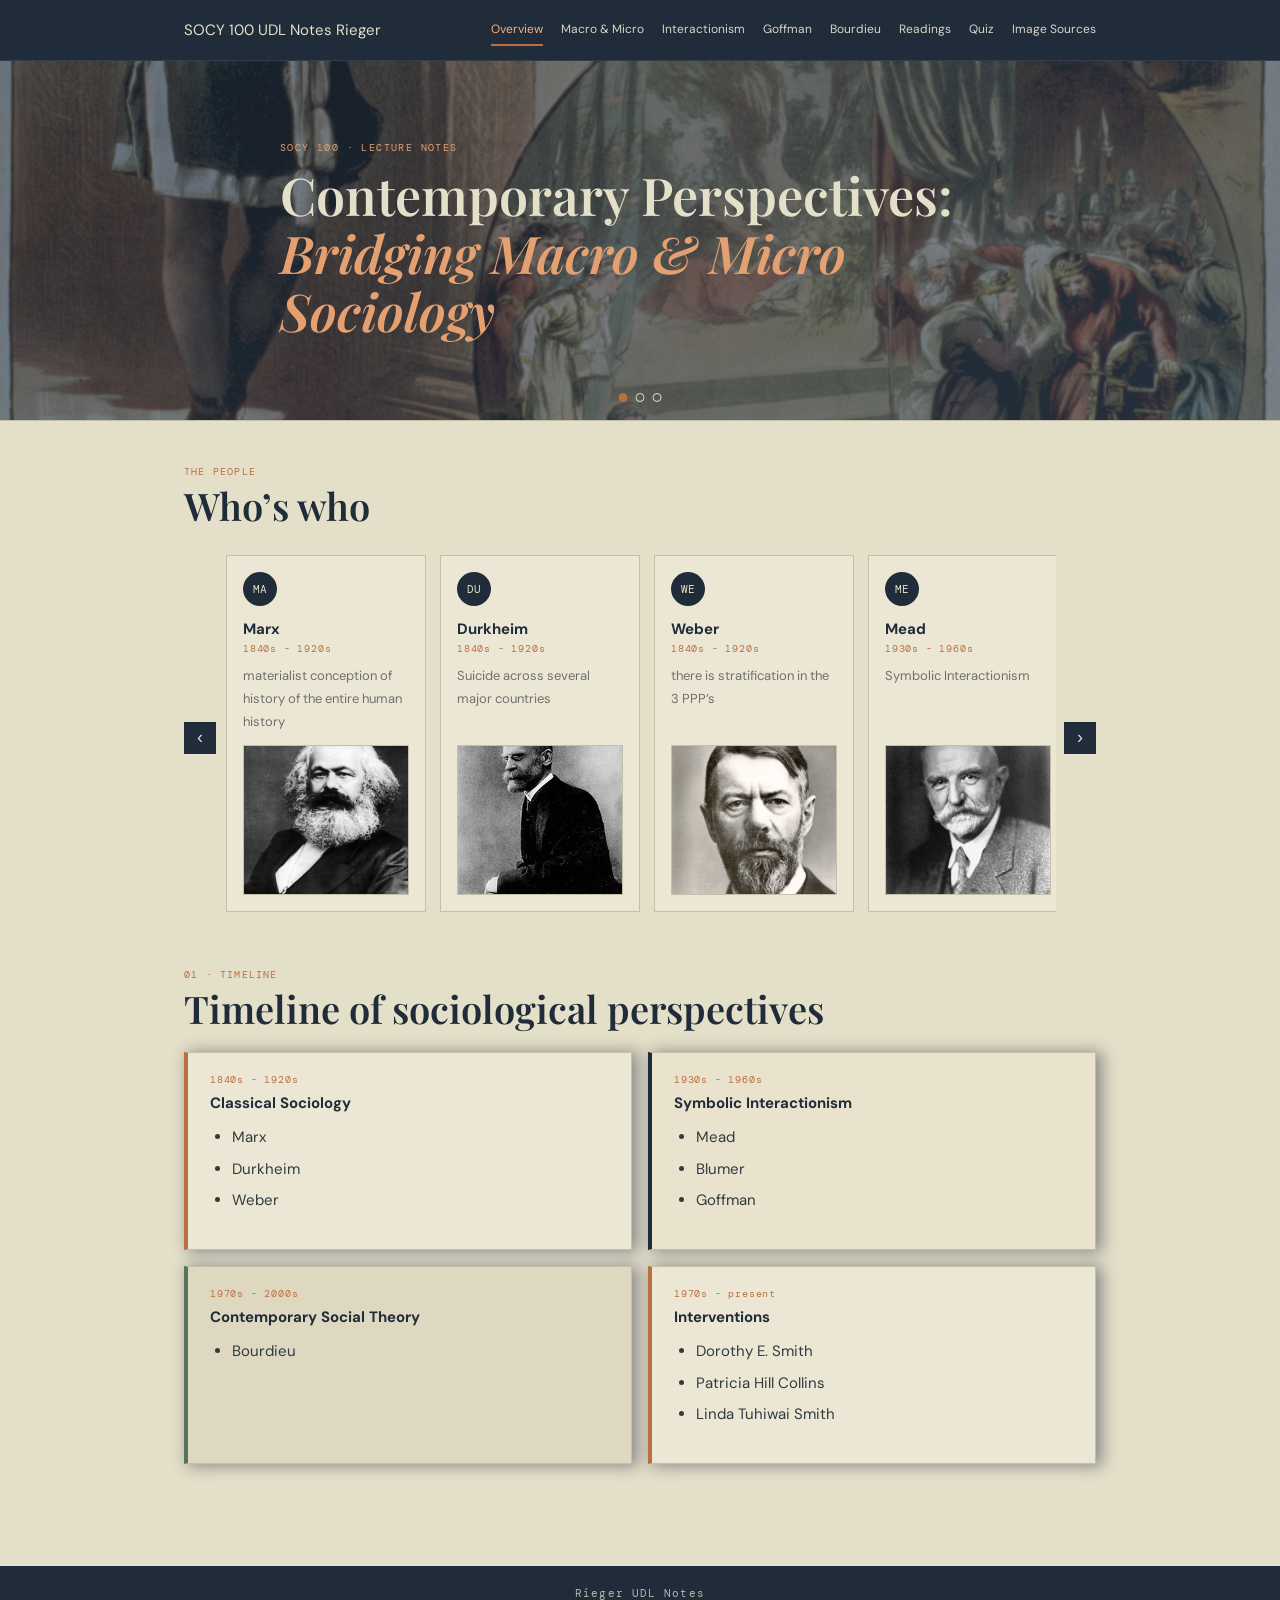
<file: index.html>
<!doctype html>
<html lang="en">
<head>
  <meta charset="utf-8">
  <meta name="viewport" content="width=device-width, initial-scale=1">
  <title>SOCY100 — Contemporary Perspectives</title>
  <link rel="stylesheet" href="style.css">
  <link href="https://fonts.googleapis.com/css2?family=DM+Mono:wght@400;500&family=DM+Sans:wght@400;500;600&family=Playfair+Display:ital,wght@0,600;1,600&display=swap" rel="stylesheet">
</head>
<body>
  <nav>
    <div class="container">
                <a href="index.html">SOCY 100 UDL Notes Rieger</a>
      <div class="nav-links">
        <a href="index.html" class="active">Overview</a>
        <a href="macro.html">Macro &amp; Micro</a>
        <a href="symbolic.html">Interactionism</a>
        <a href="goffman.html">Goffman</a>
        <a href="bourdieu.html">Bourdieu</a>
        <a href="readings.html">Readings</a>
        <a href="quiz.html">Quiz</a>
                <a href="sources.html">Image Sources</a>

      </div>
    </div>
  </nav>

  <header class="hero">
    <div class="slide on" style="--g:0">
      <img src="img/hamnet.jpg" alt="Theatre stage" onerror="this.style.display='none'">
    </div>
    <div class="slide" style="--g:1">
      <img src="img/money.jpg" alt="Forms of capital" onerror="this.style.display='none'">
    </div>
    <div class="slide" style="--g:2">
      <img src="img/masks.jpg" alt="Dramaturgy masks" onerror="this.style.display='none'">
    </div>
    <div class="ov">
      <div class="container">
        <div class="kick">SOCY 100 · LECTURE NOTES</div>
        <h1>Contemporary Perspectives: <em>Bridging Macro &amp; Micro Sociology</em></h1>
      </div>
    </div>
    <div class="dots" id="dots"></div>
  </header>

  <main class="container">
    <section id="people">
      <div class="sec-n">THE PEOPLE</div>
      <h2>Who’s who</h2>
      <div class="strip-wrap">
        <button class="arr l" aria-label="Previous">‹</button>
        <div class="strip" id="strip">
          <div class="person">
            <div class="av">MA</div><b>Marx</b>
            <div class="yr">1840s - 1920s</div>
            <p>materialist conception of history of the entire human history</p>
            <img src="img/marx.webp" alt="Karl Marx" onerror="this.style.display='none'">
          </div>
          <div class="person">
            <div class="av">DU</div><b>Durkheim</b>
            <div class="yr">1840s - 1920s</div>
            <p>Suicide across several major countries</p>
            <img src="img/durkheim.webp" alt="Emile Durkheim" onerror="this.style.display='none'">
          </div>
          <div class="person">
            <div class="av">WE</div><b>Weber</b>
            <div class="yr">1840s - 1920s</div>
            <p>there is stratification in the 3 PPP’s</p>
            <img src="img/weber.webp" alt="Max Weber" onerror="this.style.display='none'">
          </div>
          <div class="person">
            <div class="av">ME</div><b>Mead</b>
            <div class="yr">1930s - 1960s</div>
            <p>Symbolic Interactionism</p>
            <img src="img/mead.webp" alt="George Herbert Mead" onerror="this.style.display='none'">
          </div>
          <div class="person">
            <div class="av">BL</div><b>Blumer</b>
            <div class="yr">1930s - 1960s</div>
            <p>Coined the term symbolic interactionism</p>
            <img src="img/blumer.webp" alt="Herbert Blumer" onerror="this.style.display='none'">
          </div>
          <div class="person">
            <div class="av">GO</div><b>Goffman</b>
            <div class="yr">1930s - 1960s</div>
            <p>The dramaturgical approach</p>
            <img src="img/goffman.webp" alt="Erving Goffman" onerror="this.style.display='none'">
          </div>
          <div class="person">
            <div class="av">CO</div><b>Cooley</b>
            <div class="yr">Looking-glass self</div>
            <p>imagine how others perceive us</p>
            <img src="img/cooley.webp" alt="Charles Horton Cooley" onerror="this.style.display='none'">
          </div>
          <div class="person">
            <div class="av">BO</div><b>Bourdieu</b>
            <div class="yr">1970s - 2000s</div>
            <p>Habitus, field and 4 types of capital</p>
            <img src="img/bourdieu.webp" alt="Pierre Bourdieu" onerror="this.style.display='none'">
          </div>
          <div class="person">
            <div class="av">DS</div><b>Dorothy E. Smith</b>
            <div class="yr">1970s - present</div>
            <p>Interventions</p>
            <img src="img/e smith.gif" alt="Dorothy E. Smith" onerror="this.style.display='none'">
          </div>
          <div class="person">
            <div class="av">PC</div><b>Patricia Hill Collins</b>
            <div class="yr">1970s - present</div>
            <p>Interventions</p>
            <img src="img/collins.webp" alt="Patricia Hill Collins" onerror="this.style.display='none'">
          </div>
        </div>
        <button class="arr r" aria-label="Next">›</button>
      </div>
    </section>

    <section>
      <div class="sec-n">01 · TIMELINE</div>
      <h2>Timeline of sociological perspectives</h2>
      <div class="tl">
        <div class="card ac">
          <div class="yr">1840s - 1920s</div><b>Classical Sociology</b>
          <ul>
            <li>Marx</li>
            <li>Durkheim</li>
            <li>Weber</li>
          </ul>
        </div>
        <div class="card bc">
          <div class="yr">1930s - 1960s</div><b>Symbolic Interactionism</b>
          <ul>
            <li>Mead</li>
            <li>Blumer</li>
            <li>Goffman</li>
          </ul>
        </div>
        <div class="card cc">
          <div class="yr">1970s - 2000s</div><b>Contemporary Social Theory</b>
          <ul>
            <li>Bourdieu</li>
          </ul>
        </div>
        <div class="card ac">
          <div class="yr">1970s - present</div><b>Interventions</b>
          <ul>
            <li>Dorothy E. Smith</li>
            <li>Patricia Hill Collins</li>
            <li>Linda Tuhiwai Smith</li>
          </ul>
        </div>
      </div>
    </section>

    
  </main>

  <footer>Rieger UDL Notes</footer>
  <script src="script.js"></script>
</body>
</html>
</file>
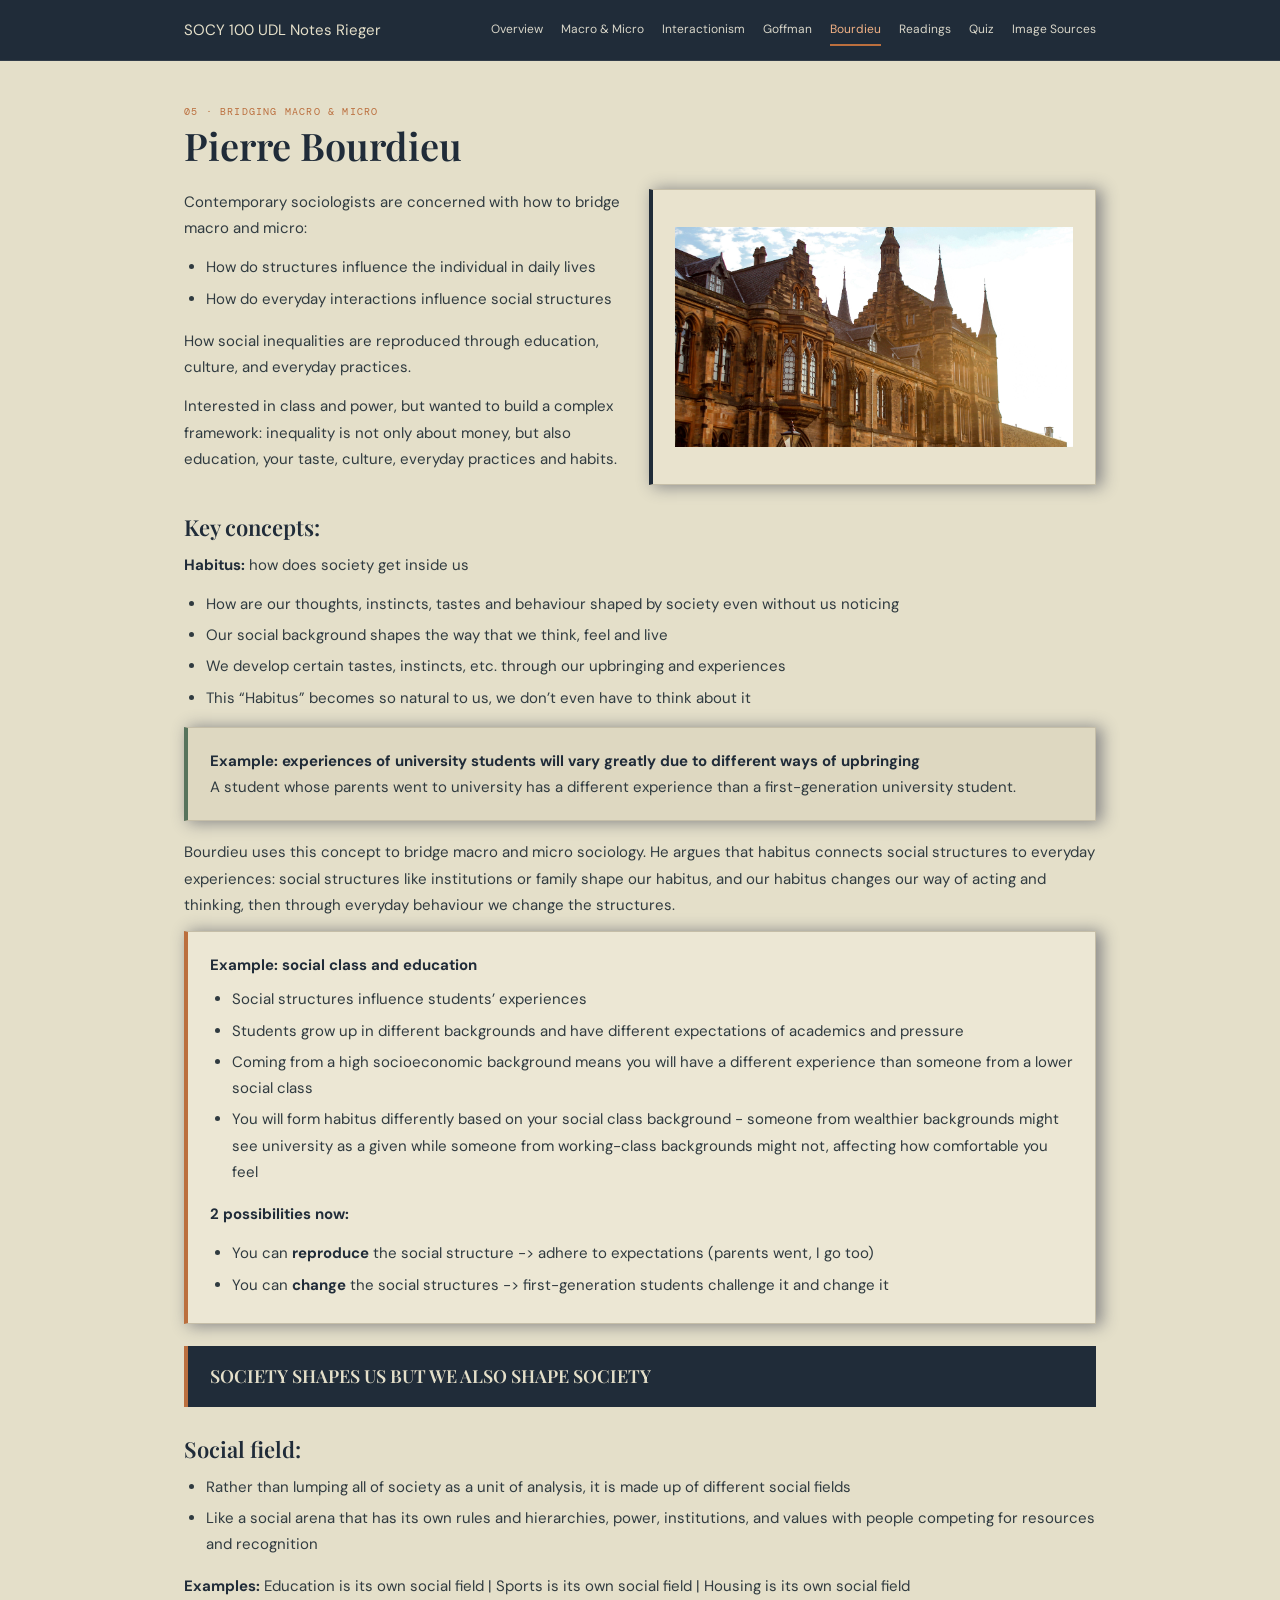
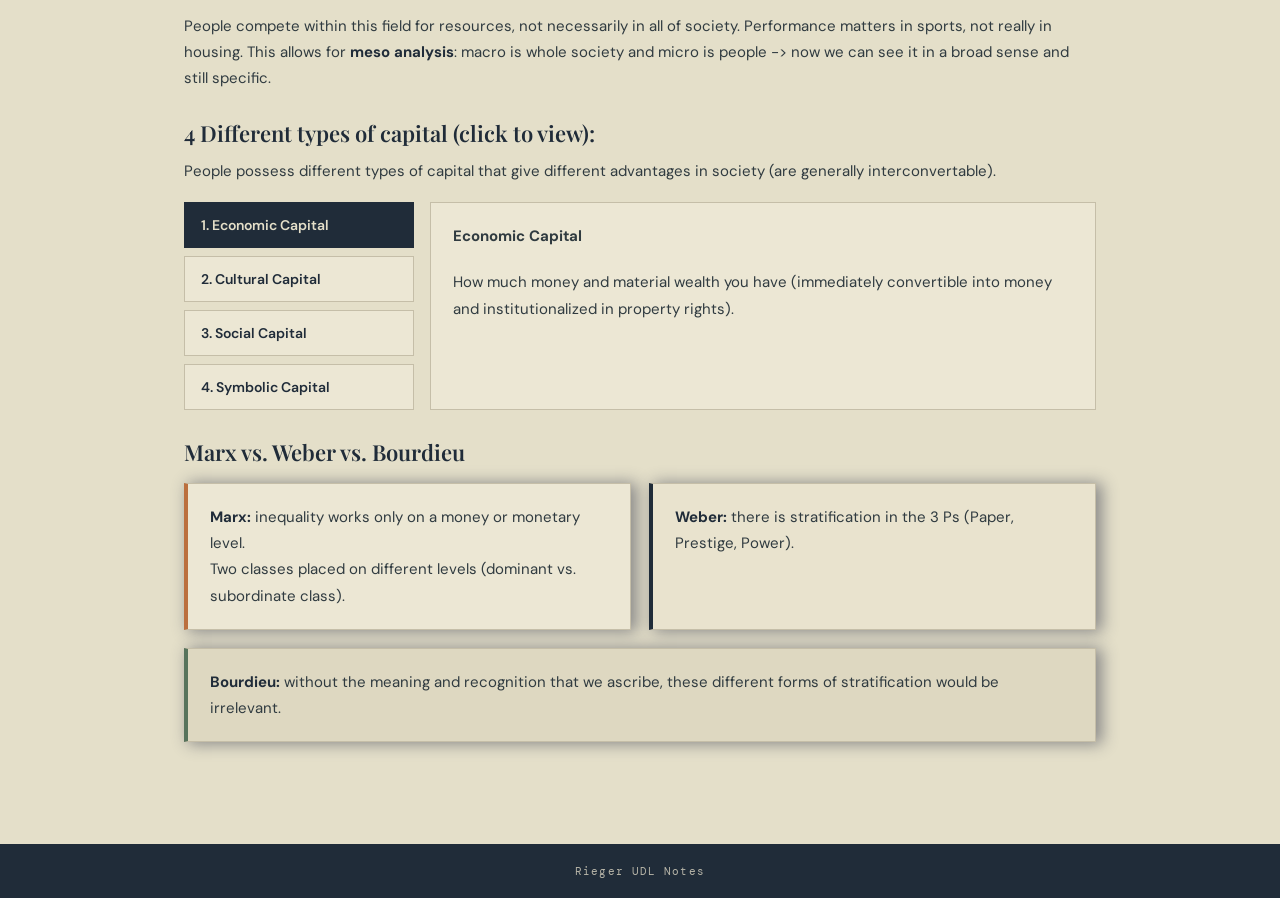
<file: bourdieu.html>
<!doctype html>
<html lang="en">
<head>
  <meta charset="utf-8">
  <meta name="viewport" content="width=device-width, initial-scale=1">
  <title>Pierre Bourdieu — SOCY100</title>
  <link rel="stylesheet" href="style.css">
  <link href="https://fonts.googleapis.com/css2?family=DM+Mono:wght@400;500&family=DM+Sans:wght@400;500;600&family=Playfair+Display:ital,wght@0,600;1,600&display=swap" rel="stylesheet">
</head>
<body>
  <nav>
    <div class="container">
                <a href="index.html">SOCY 100 UDL Notes Rieger</a>
      <div class="nav-links">
        <a href="index.html">Overview</a>
        <a href="macro.html">Macro &amp; Micro</a>
        <a href="symbolic.html">Interactionism</a>
        <a href="goffman.html">Goffman</a>
        <a href="bourdieu.html" class="active">Bourdieu</a>
        <a href="readings.html">Readings</a>
        <a href="quiz.html">Quiz</a>
                <a href="sources.html">Image Sources</a>

      </div>
    </div>
  </nav>

  <main class="container">
    <section>
      <div class="sec-n">05 · BRIDGING MACRO &amp; MICRO</div>
      <h1 class="page-title">Pierre Bourdieu</h1>

      <div class="row">
        <div>
          <p>Contemporary sociologists are concerned with how to bridge macro and micro:</p>
          <ul>
            <li>How do structures influence the individual in daily lives</li>
            <li>How do everyday interactions influence social structures</li>
          </ul>
          <p>How social inequalities are reproduced through education, culture, and everyday practices.</p>
          <p>Interested in class and power, but wanted to build a complex framework: inequality is not only about money, but also education, your taste, culture, everyday practices and habits.</p>
        </div>
        <div class="card bc" style="display:flex;align-items:center;justify-content:center">
          <img src="img/univ.jpg" alt="University campus" style="width:100%;max-height:220px;object-fit:cover" onerror="this.outerHTML='<p><b>Bridging Macro &amp; Micro</b><br>Class, education, and everyday practices</p>'">
        </div>
      </div>

      <h3>Key concepts:</h3>
      <p><b>Habitus:</b> how does society get inside us</p>
      <ul>
        <li>How are our thoughts, instincts, tastes and behaviour shaped by society even without us noticing</li>
        <li>Our social background shapes the way that we think, feel and live</li>
        <li>We develop certain tastes, instincts, etc. through our upbringing and experiences</li>
        <li>This “Habitus” becomes so natural to us, we don’t even have to think about it</li>
      </ul>

      <div class="card cc">
        <b>Example: experiences of university students will vary greatly due to different ways of upbringing</b><br>
        A student whose parents went to university has a different experience than a first-generation university student.
      </div>

      <p style="margin-top:18px">Bourdieu uses this concept to bridge macro and micro sociology. He argues that habitus connects social structures to everyday experiences: social structures like institutions or family shape our habitus, and our habitus changes our way of acting and thinking, then through everyday behaviour we change the structures.</p>

      <div class="card ac">
        <b>Example: social class and education</b>
        <ul>
          <li>Social structures influence students’ experiences</li>
          <li>Students grow up in different backgrounds and have different expectations of academics and pressure</li>
          <li>Coming from a high socioeconomic background means you will have a different experience than someone from a lower social class</li>
          <li>You will form habitus differently based on your social class background - someone from wealthier backgrounds might see university as a given while someone from working-class backgrounds might not, affecting how comfortable you feel</li>
        </ul>
        <p><b>2 possibilities now:</b></p>
        <ul style="margin-bottom:0">
          <li>You can <b>reproduce</b> the social structure -> adhere to expectations (parents went, I go too)</li>
          <li>You can <b>change</b> the social structures -> first-generation students challenge it and change it</li>
        </ul>
      </div>

      <div class="quote">SOCIETY SHAPES US BUT WE ALSO SHAPE SOCIETY</div>

      <h3>Social field:</h3>
      <ul>
        <li>Rather than lumping all of society as a unit of analysis, it is made up of different social fields</li>
        <li>Like a social arena that has its own rules and hierarchies, power, institutions, and values with people competing for resources and recognition</li>
      </ul>
      <p><b>Examples:</b> Education is its own social field | Sports is its own social field | Housing is its own social field</p>
      <p>People compete within this field for resources, not necessarily in all of society. Performance matters in sports, not really in housing. This allows for <b>meso analysis</b>: macro is whole society and micro is people -> now we can see it in a broad sense and still specific.</p>

      <h3>4 Different types of capital (click to view):</h3>
      <p>People possess different types of capital that give different advantages in society (are generally interconvertable).</p>

      <div class="capital-layout">
        <div class="tabs" id="tabs">
          <button class="on">1. Economic Capital</button>
          <button>2. Cultural Capital</button>
          <button>3. Social Capital</button>
          <button>4. Symbolic Capital</button>
        </div>
        <div class="card">
          <div class="pane on">
            <h4 style="margin-top:0">Economic Capital</h4>
            <p>How much money and material wealth you have (immediately convertible into money and institutionalized in property rights).</p>
          </div>
          <div class="pane">
            <h4 style="margin-top:0">Cultural Capital: Things you have and know</h4>
            <ul>
              <li><b>Embodied:</b> qualities of your mind and body (skills, looks, accent, postures, tastes, ...)</li>
              <li><b>Objectified:</b> material objects (vintage clothes, art, books - just not money)</li>
              <li><b>Institutionalized:</b> qualifications, credentials, social measures of capital (law degree, …)</li>
            </ul>
            <p style="margin-bottom:0"><b>Example:</b> house -> economic capital transformed into cultural capital.</p>
          </div>
          <div class="pane">
            <h4 style="margin-top:0">Social Capital: The people you know</h4>
            <ul>
              <li>Social networks and group memberships</li>
              <li><b>Volume of Social Capital:</b> size of network one can mobilize & capital possessed by each one
                <li>
                    Requires unceasing, long-term effort of sociability (investing time, gifting presents)
                </li>
            </ul>
          </div>
          <div class="pane">
            <h4 style="margin-top:0">Symbolic Capital (separate from the other three)</h4>
            <ul>
              <li>Recognition and legitimacy of other capital</li>
              <li>Without symbolic capital, other capital would be insignificant</li>
              <li><b>Example:</b> you study in another country, get a degree, come to a Western country and it is not recognized -> the cultural capital loses its value without symbolic capital</li>
            </ul>
          </div>
        </div>
      </div>

      <h3>Marx vs. Weber vs. Bourdieu</h3>
      <div class="row">
        <div class="card ac"><b>Marx:</b> inequality works only on a money or monetary level.<br>Two classes placed on different levels (dominant vs. subordinate class).</div>
        <div class="card bc"><b>Weber:</b> there is stratification in the 3 Ps (Paper, Prestige, Power).</div>
        <div class="card cc" style="grid-column: 1 / -1"><b>Bourdieu:</b> without the meaning and recognition that we ascribe, these different forms of stratification would be irrelevant.</div>
      </div>
    </section>

    
  </main>

  <footer>Rieger UDL Notes</footer>
  <script src="script.js"></script>
</body>
</html>
</file>
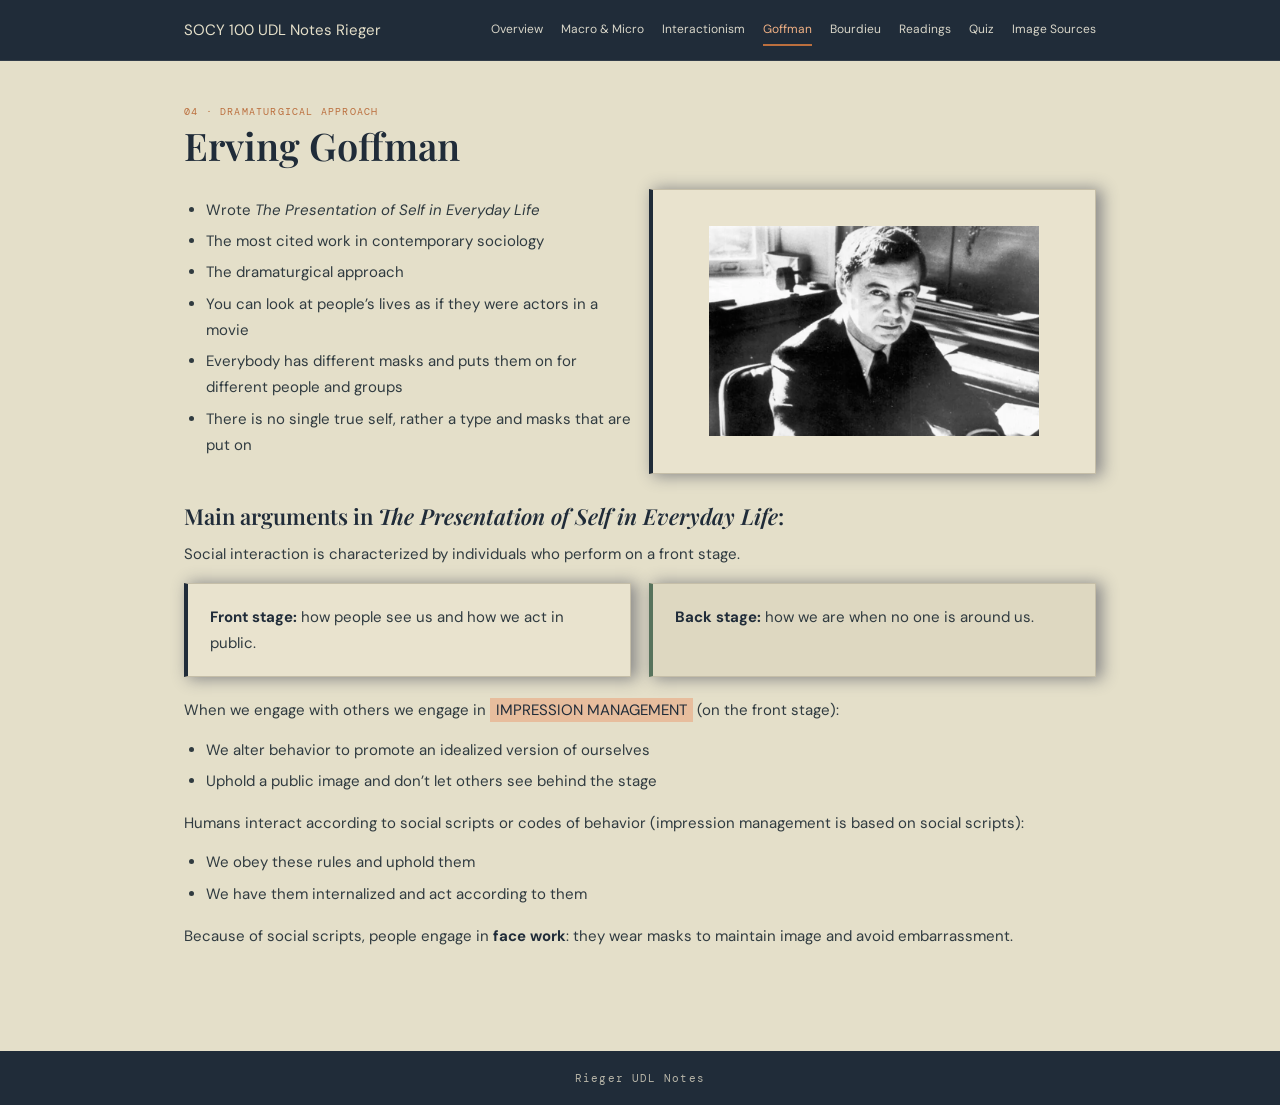
<file: goffman.html>
<!doctype html>
<html lang="en">
<head>
  <meta charset="utf-8">
  <meta name="viewport" content="width=device-width, initial-scale=1">
  <title>Erving Goffman — SOCY100</title>
  <link rel="stylesheet" href="style.css">
  <link href="https://fonts.googleapis.com/css2?family=DM+Mono:wght@400;500&family=DM+Sans:wght@400;500;600&family=Playfair+Display:ital,wght@0,600;1,600&display=swap" rel="stylesheet">
</head>
<body>
  <nav>
    <div class="container">
                <a href="index.html">SOCY 100 UDL Notes Rieger</a>
        <div class="nav-links">
        <a href="index.html">Overview</a>
        <a href="macro.html">Macro &amp; Micro</a>
        <a href="symbolic.html">Interactionism</a>
        <a href="goffman.html" class="active">Goffman</a>
        <a href="bourdieu.html">Bourdieu</a>
        <a href="readings.html">Readings</a>
        <a href="quiz.html">Quiz</a>
                <a href="sources.html">Image Sources</a>

      </div>
    </div>
  </nav>

  <main class="container">
    <section>
      <div class="sec-n">04 · DRAMATURGICAL APPROACH</div>
      <h1 class="page-title">Erving Goffman</h1>

      <div class="row">
        <div>
          <ul>
            <li>Wrote <i>The Presentation of Self in Everyday Life</i></li>
            <li>The most cited work in contemporary sociology</li>
            <li>The dramaturgical approach</li>
            <li>You can look at people’s lives as if they were actors in a movie</li>
            <li>Everybody has different masks and puts them on for different people and groups</li>
            <li>There is no single true self, rather a type and masks that are put on</li>
          </ul>
        </div>
        <div class="card bc" style="display:flex;align-items:center;justify-content:center">
          <img src="img/goffman.webp" alt="Erving Goffman" style="max-height:210px;width:auto" onerror="this.outerHTML='<p><b>Erving Goffman</b><br>Social life as theatre</p>'">
        </div>
      </div>

      <h3>Main arguments in <i>The Presentation of Self in Everyday Life</i>:</h3>
      <p>Social interaction is characterized by individuals who perform on a front stage.</p>

      <div class="row">
        <div class="card bc"><b>Front stage:</b> how people see us and how we act in public.</div>
        <div class="card cc"><b>Back stage:</b> how we are when no one is around us.</div>
      </div>

      <p style="margin-top:20px">When we engage with others we engage in <mark>IMPRESSION MANAGEMENT</mark> (on the front stage):</p>
      <ul>
        <li>We alter behavior to promote an idealized version of ourselves</li>
        <li>Uphold a public image and don’t let others see behind the stage</li>
      </ul>

      <p>Humans interact according to social scripts or codes of behavior (impression management is based on social scripts):</p>
      <ul>
        <li>We obey these rules and uphold them</li>
        <li>We have them internalized and act according to them</li>
      </ul>

      <p>Because of social scripts, people engage in <b>face work</b>: they wear masks to maintain image and avoid embarrassment.</p>
    </section>

    
  </main>

  <footer>Rieger UDL Notes</footer>
  <script src="script.js"></script>
</body>
</html>
</file>
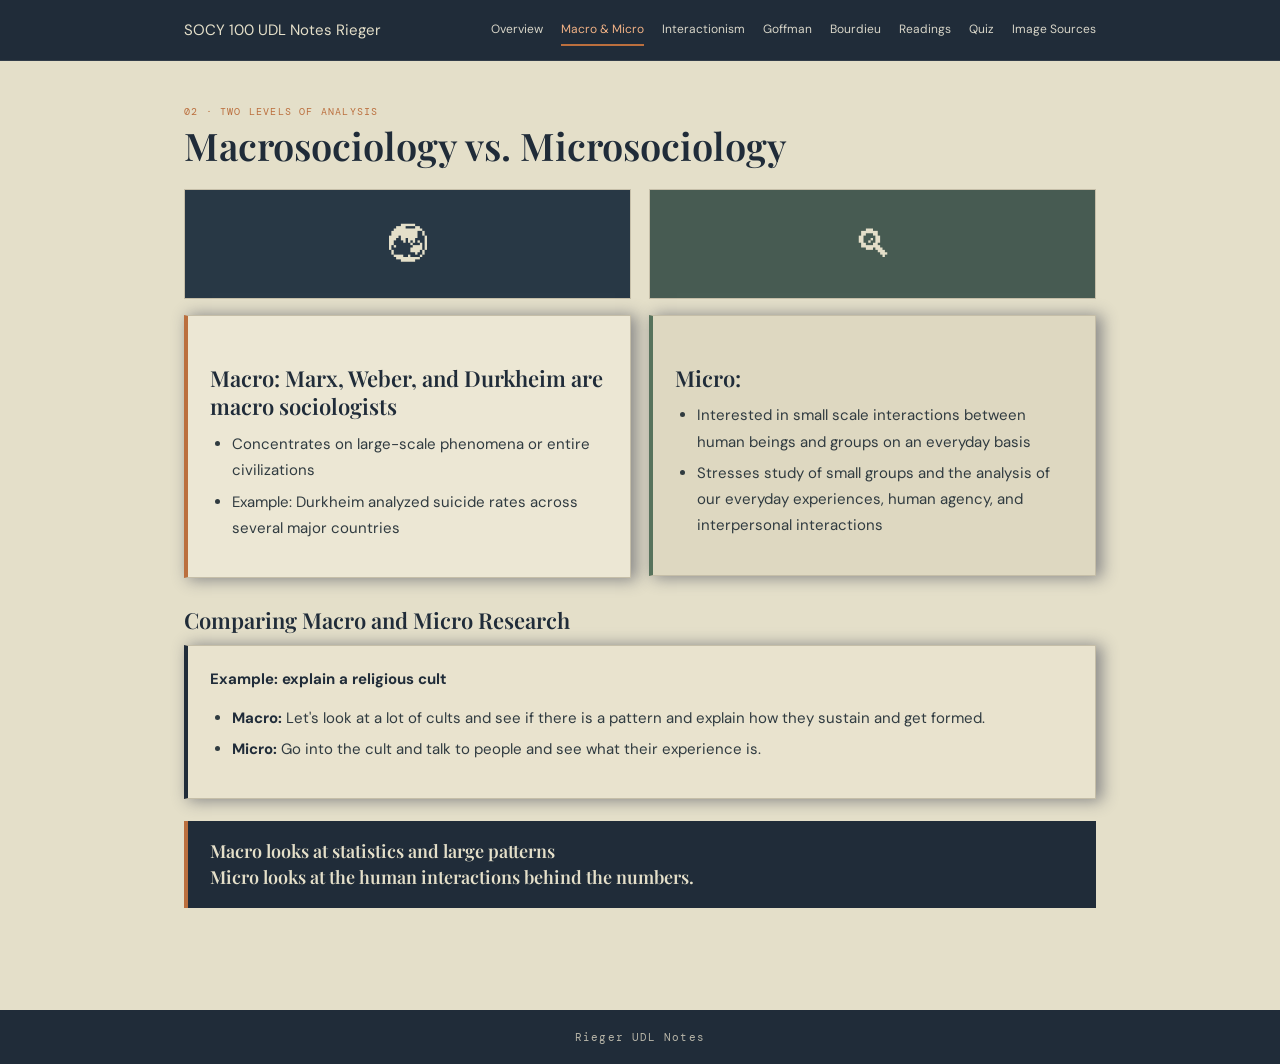
<file: macro.html>
<!doctype html>
<html lang="en">
<head>
  <meta charset="utf-8">
  <meta name="viewport" content="width=device-width, initial-scale=1">
  <title>Macro &amp; Micro — SOCY100</title>
  <link rel="stylesheet" href="style.css">
  <link href="https://fonts.googleapis.com/css2?family=DM+Mono:wght@400;500&family=DM+Sans:wght@400;500;600&family=Playfair+Display:ital,wght@0,600;1,600&display=swap" rel="stylesheet">
</head>
<body>
  <nav>
    <div class="container">
                <a href="index.html">SOCY 100 UDL Notes Rieger</a>
      <div class="nav-links">
        <a href="index.html">Overview</a>
        <a href="macro.html" class="active">Macro &amp; Micro</a>
        <a href="symbolic.html">Interactionism</a>
        <a href="goffman.html">Goffman</a>
        <a href="bourdieu.html">Bourdieu</a>
        <a href="readings.html">Readings</a>
        <a href="quiz.html">Quiz</a>
                <a href="sources.html">Image Sources</a>

      </div>
    </div>
  </nav>

  <main class="container">
    <section>
      <div class="sec-n">02 · TWO LEVELS OF ANALYSIS</div>
      <h1 class="page-title">Macrosociology vs. Microsociology</h1>

      <div class="row">
        <div>
          <div class="ph">🌏︎</div>
          <div class="card ac" style="margin-top:16px">
            <h3>Macro: Marx, Weber, and Durkheim are macro sociologists</h3>
            <ul>
              <li>Concentrates on large-scale phenomena or entire civilizations</li>
              <li>Example: Durkheim analyzed suicide rates across several major countries </li>
            </ul>
          </div>
        </div>
        <div>
          <div class="ph g">🔍︎</div>
          <div class="card cc" style="margin-top:16px">
            <h3>Micro:</h3>
            <ul>
              <li>Interested in small scale interactions between human beings and groups on an everyday basis</li>
              <li>Stresses study of small groups and the analysis of our everyday experiences, human agency, and interpersonal interactions</li>
            </ul>
          </div>
        </div>
      </div>

      <h3>Comparing Macro and Micro Research</h3>
      <div class="card bc">
        <p><b>Example: explain a religious cult</b></p>
        <ul>
          <li><b>Macro:</b> Let's look at a lot of cults and see if there is a pattern and explain how they sustain and get formed.</li>
          <li><b>Micro:</b> Go into the cult and talk to people and see what their experience is.</li>
        </ul>
      </div>

      <div class="quote">Macro looks at statistics and large patterns <br> Micro looks at the human interactions behind the numbers.</div>
    </section>

    
  </main>

  <footer>Rieger UDL Notes</footer>
  <script src="script.js"></script>
</body>
</html>
</file>
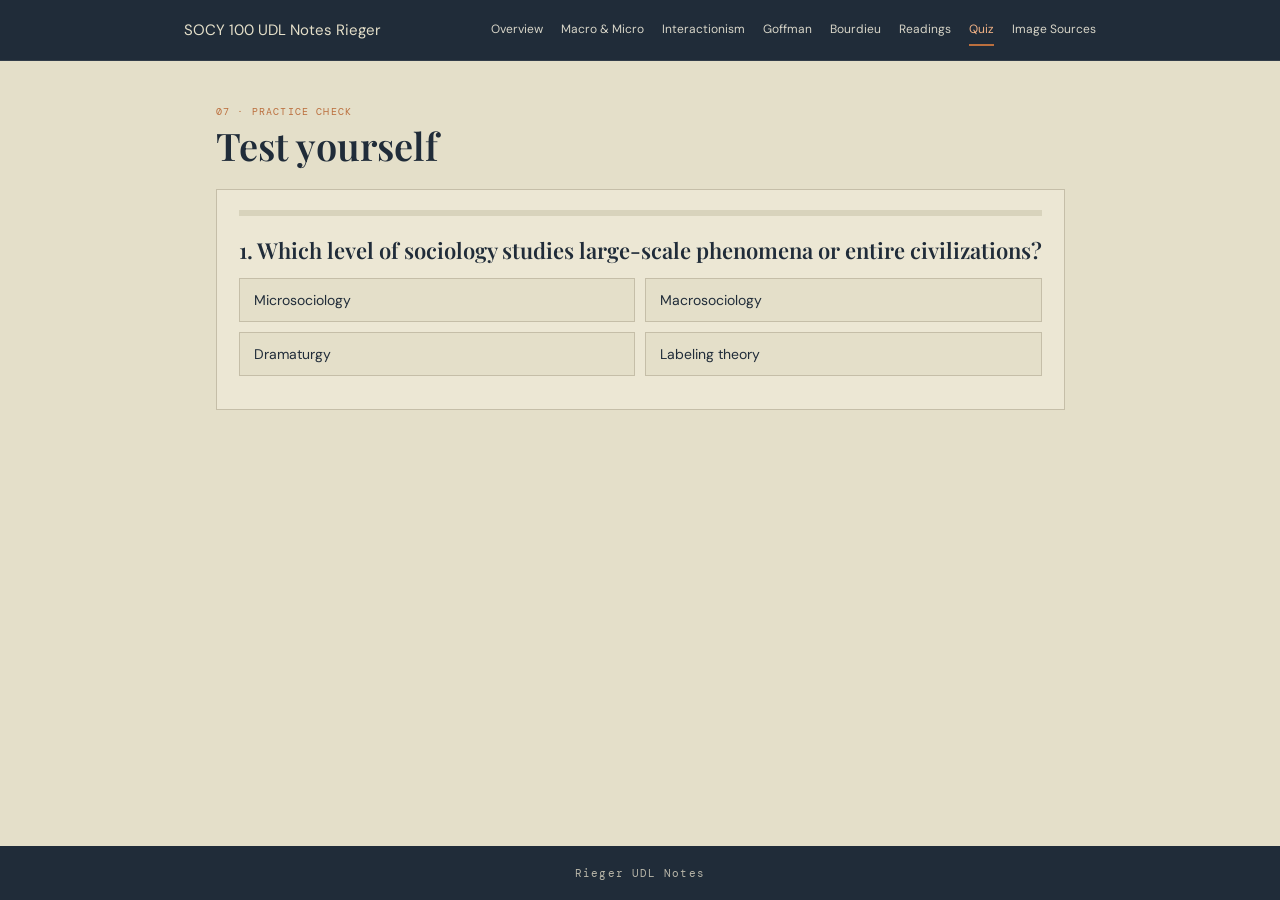
<file: quiz.html>
<!doctype html>
<html lang="en">
<head>
  <meta charset="utf-8">
  <meta name="viewport" content="width=device-width, initial-scale=1">
  <title>Quiz — SOCY100</title>
  <link rel="stylesheet" href="style.css">
  <link href="https://fonts.googleapis.com/css2?family=DM+Mono:wght@400;500&family=DM+Sans:wght@400;500;600&family=Playfair+Display:ital,wght@0,600;1,600&display=swap" rel="stylesheet">
</head>
<body>
  <nav>
    <div class="container">
                <a href="index.html">SOCY 100 UDL Notes Rieger</a>
      <div class="nav-links">
        <a href="index.html">Overview</a>
        <a href="macro.html">Macro &amp; Micro</a>
        <a href="symbolic.html">Interactionism</a>
        <a href="goffman.html">Goffman</a>
        <a href="bourdieu.html">Bourdieu</a>
        <a href="readings.html">Readings</a>
        <a href="quiz.html" class="active">Quiz</a>
                <a href="sources.html">Image Sources</a>

      </div>
    </div>
  </nav>

  <main class="container">
    <section>
      <div class="sec-n">07 · PRACTICE CHECK</div>
      <h1 class="page-title">Test yourself</h1>
      <div class="card">
        <div class="progress">
          <div class="progress-bar" id="bar"></div>
        </div>
        <div id="qa">
          <h3 id="q" style="margin-top:0"></h3>
          <div id="a"></div>
          <p id="fb" style="margin-top:12px;font-weight:500"></p>
          <button class="btn d-none" id="nx">Next →</button>
        </div>
        <div id="res" class="d-none">
          <h3 id="rt" style="margin-top:0"></h3>
          <button class="btn" id="again">Try again</button>
        </div>
      </div>
    </section>

    
  </main>

  <footer>Rieger UDL Notes</footer>
  <script src="script.js"></script>
</body>
</html>
</file>
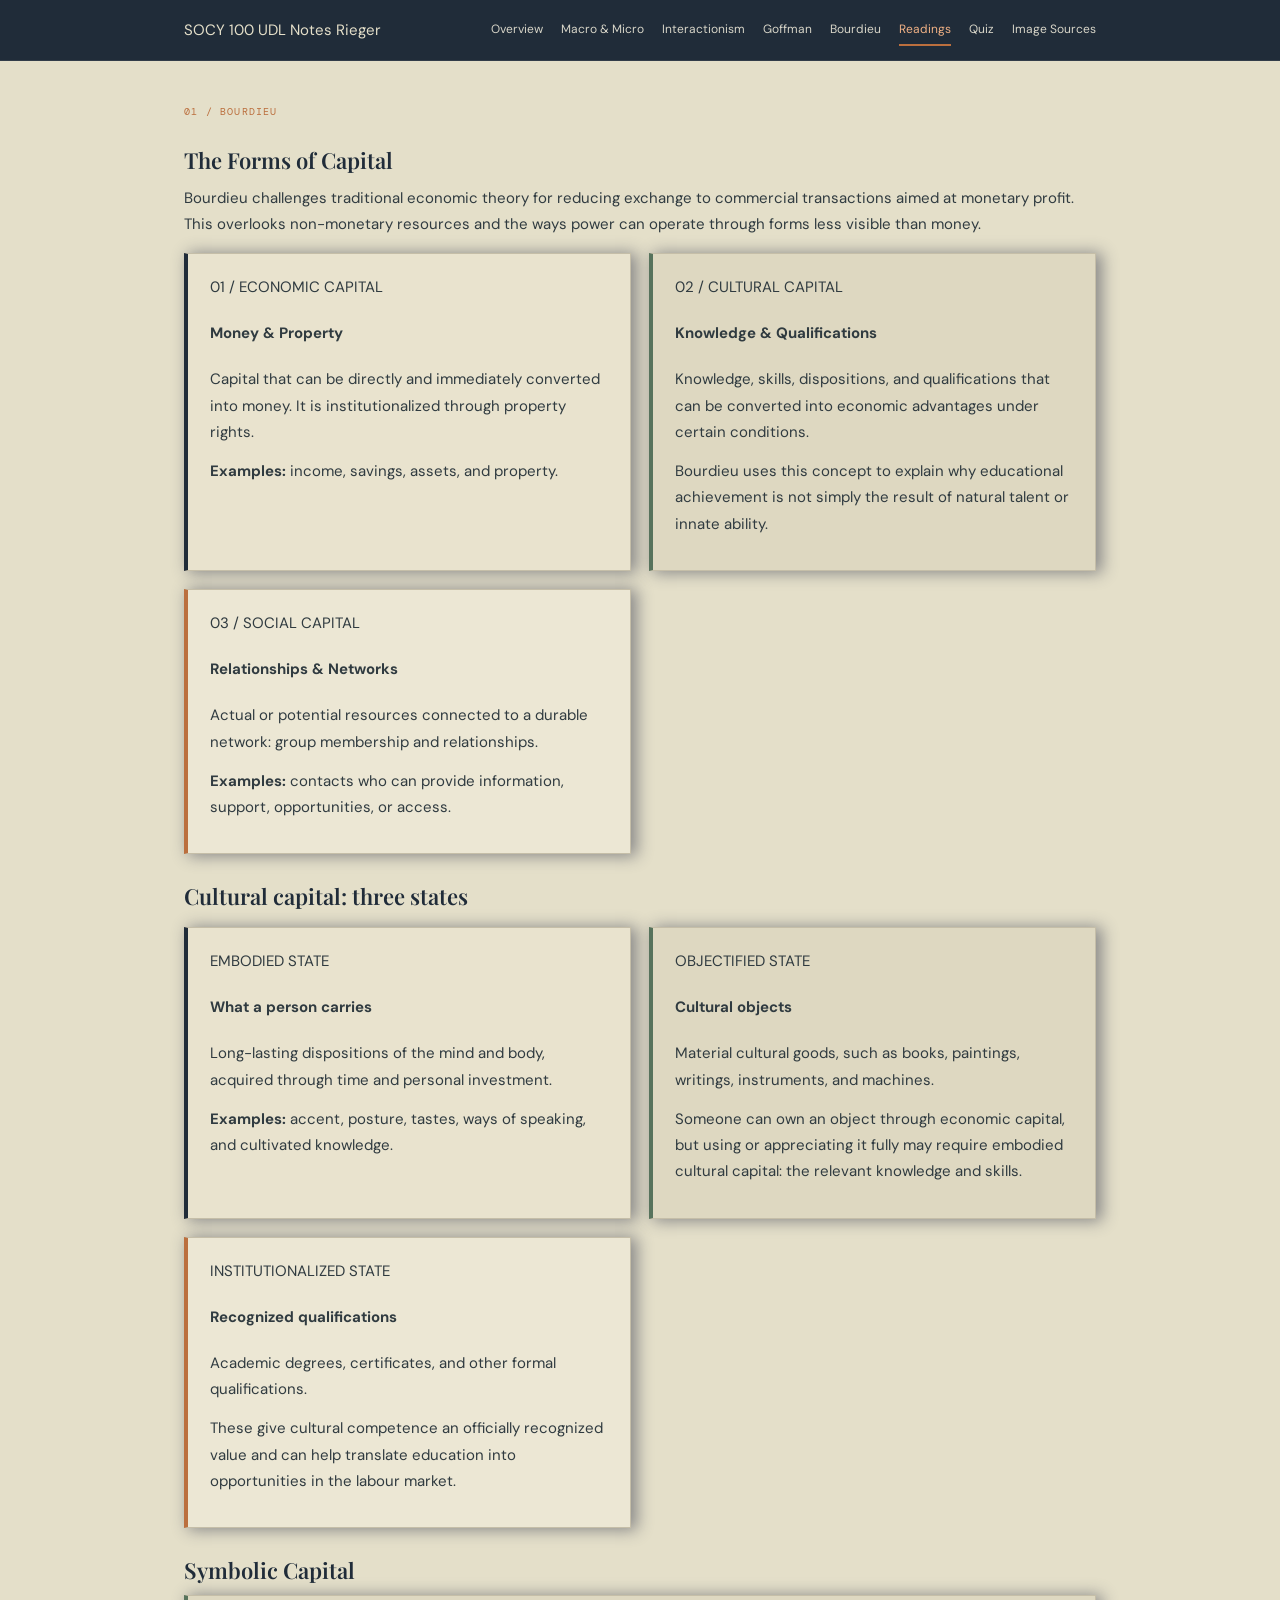
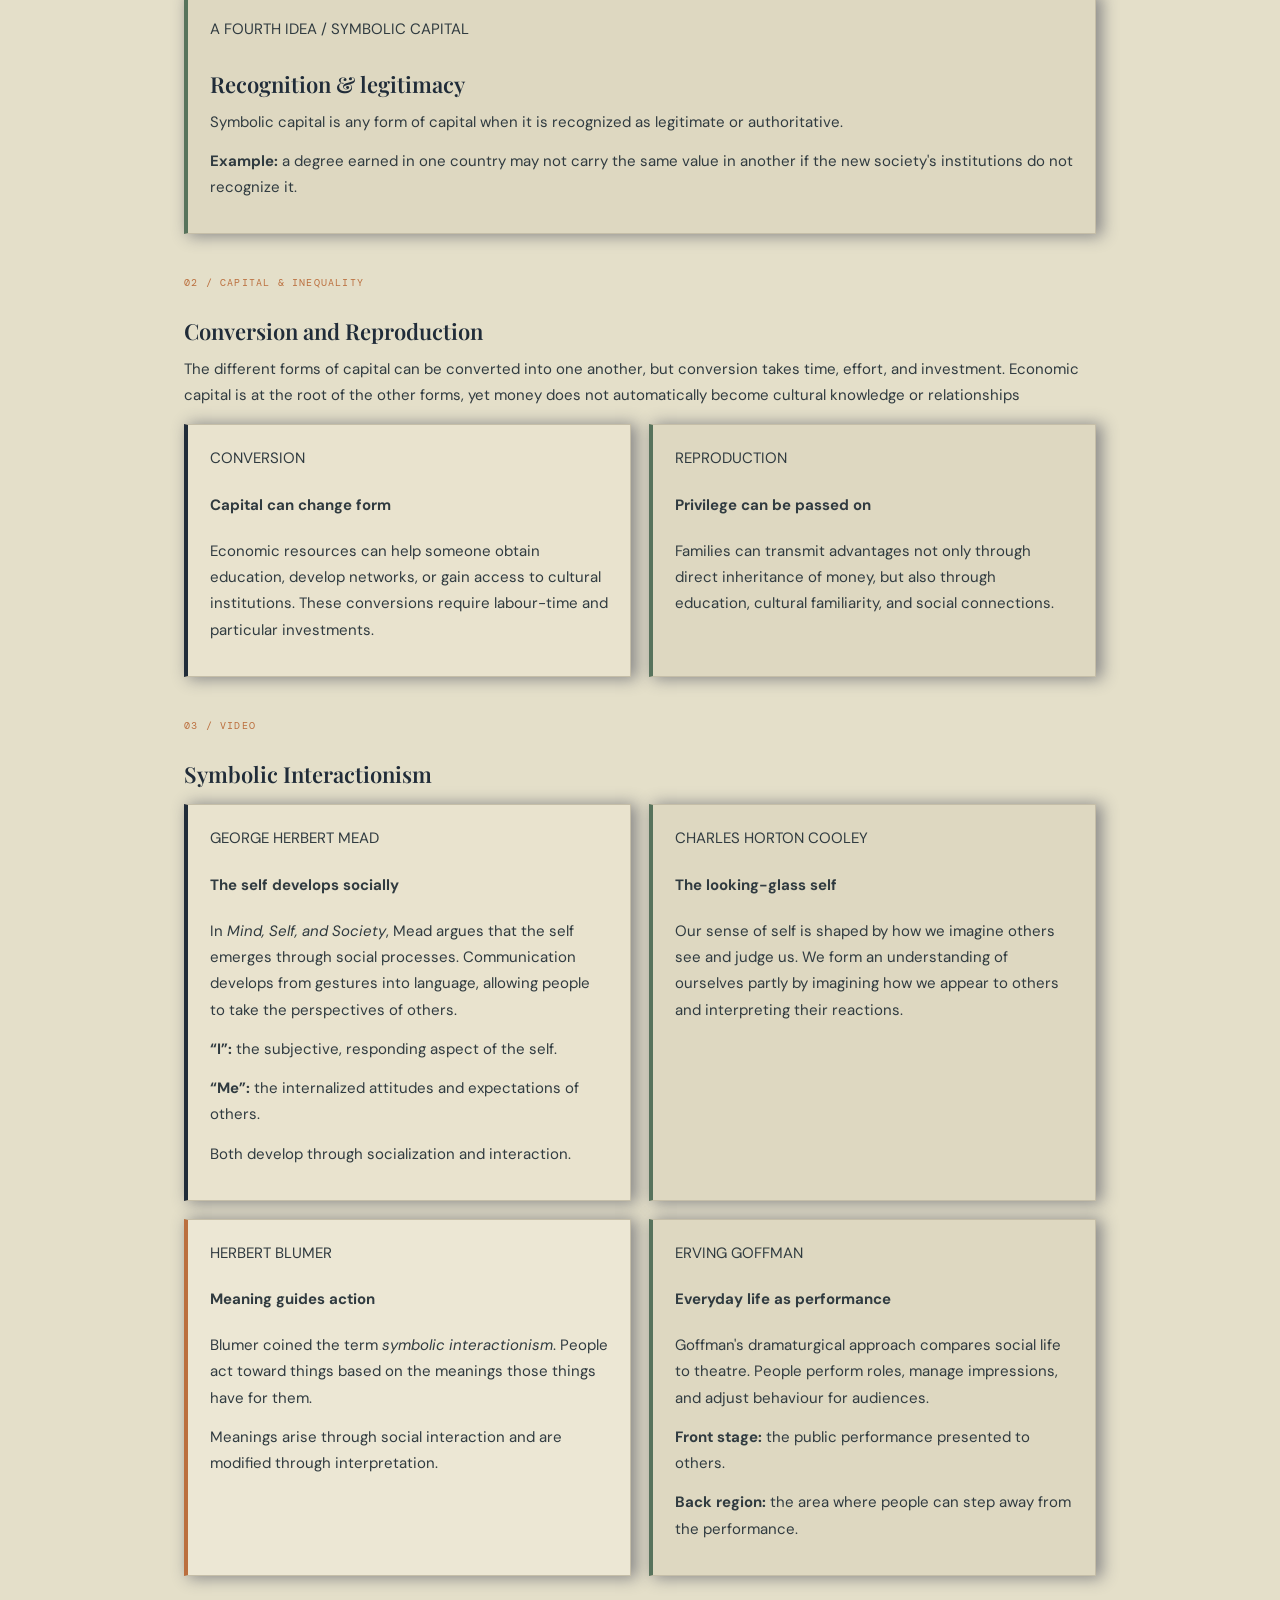
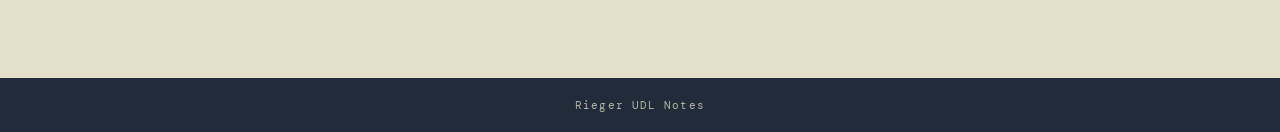
<file: readings.html>
<!DOCTYPE html>
<html lang="en">

<head>
    <meta charset="UTF-8">
    <meta name="viewport" content="width=device-width, initial-scale=1.0">
    <title>Course Readings | SOCY100</title>
    <link rel="stylesheet" href="style.css">
    <link rel="preconnect" href="https://fonts.googleapis.com">
    <link rel="preconnect" href="https://fonts.gstatic.com" crossorigin>
    <link
        href="https://fonts.googleapis.com/css2?family=DM+Mono:wght@400;500&family=DM+Sans:wght@400;500;600;700&family=Playfair+Display:wght@500;600;700&display=swap"
        rel="stylesheet">
</head>

<body>
    <nav>
        <div class="container">
                <a href="index.html">SOCY 100 UDL Notes Rieger</a>
            <div class="nav-links">
                <a href="index.html">Overview</a>
                <a href="macro.html">Macro &amp; Micro</a>
                <a href="symbolic.html">Interactionism</a>
                <a href="goffman.html">Goffman</a>
                <a href="bourdieu.html">Bourdieu</a>
                <a href="readings.html" class="active">Readings</a>
                <a href="quiz.html">Quiz</a>
                <a href="sources.html">Image Sources</a>
            </div>
        </div>
    </nav>
    <main class="container">
       
        <section>
            <div class="sec-n">01 / BOURDIEU</div>
            <h3 class="section-title">The Forms of Capital</h3>
            <p>Bourdieu challenges traditional economic theory for reducing exchange to commercial transactions aimed at
                monetary profit. This overlooks non-monetary resources and the ways power can operate through forms less
                visible than money.</p>

            <div class="row">
                <article class="card bc">
                    <div class="card-label">01 / ECONOMIC CAPITAL</div>
                    <h4>Money &amp; Property</h4>
                    <p>Capital that can be directly and immediately converted into money. It is institutionalized
                        through property rights.</p>
                    <p><strong>Examples:</strong> income, savings, assets, and property.</p>
                </article>
                <article class="card cc">
                    <div class="card-label">02 / CULTURAL CAPITAL</div>
                    <h4>Knowledge &amp; Qualifications</h4>
                    <p>Knowledge, skills, dispositions, and qualifications that can be converted into economic
                        advantages under certain conditions.</p>
                    <p>Bourdieu uses this concept to explain why educational achievement is not simply the result of
                        natural talent or innate ability.</p>
                </article>
                <article class="card ac">
                    <div class="card-label">03 / SOCIAL CAPITAL</div>
                    <h4>Relationships &amp; Networks</h4>
                    <p>Actual or potential resources connected to a durable network: group membership and relationships.
                    </p>
                    <p><strong>Examples:</strong> contacts who can provide information, support, opportunities, or
                        access.</p>
                </article>
            </div>
            <h3 class="sub-title">Cultural capital: three states</h3>
            <div class="row">
                <article class="card bc">
                    <div class="card-label">EMBODIED STATE</div>
                    <h4>What a person carries</h4>
                    <p>Long-lasting dispositions of the mind and body, acquired through time and personal investment.
                    </p>
                    <p><strong>Examples:</strong> accent, posture, tastes, ways of speaking, and cultivated knowledge.
                    </p>
                </article>
                <article class="card cc">
                    <div class="card-label">OBJECTIFIED STATE</div>
                    <h4>Cultural objects</h4>
                    <p>Material cultural goods, such as books, paintings, writings, instruments, and machines.</p>
                    <p>Someone can own an object through economic capital, but using or appreciating it fully may
                        require embodied cultural capital: the relevant knowledge and skills.</p>
                </article>
                <article class="card ac">
                    <div class="card-label">INSTITUTIONALIZED STATE</div>
                    <h4>Recognized qualifications</h4>
                    <p>Academic degrees, certificates, and other formal qualifications.</p>
                    <p>These give cultural competence an officially recognized value and can help translate education
                        into opportunities in the labour market.</p>
                </article>
            </div>
            <h3>Symbolic Capital </h3>
            <article class="card cc">
                <div class="card-label">A FOURTH IDEA / SYMBOLIC CAPITAL</div>
                <h3>Recognition &amp; legitimacy</h3>
                <p>Symbolic capital is any form of capital when it is recognized as legitimate or authoritative.
                <p><strong>Example:</strong> a degree earned in one country may not carry the same value in another if
                    the new society's institutions do not recognize it.</p>
            </article>

        </section>
        <section>
            <div class="sec-n">02 / CAPITAL &amp; INEQUALITY</div>
            <h3 class="section-title">Conversion and Reproduction</h3>
            <p>The different forms of capital can be converted into one another, but conversion takes time, effort, and
                investment. Economic capital is at the root of the other forms, yet money does not automatically become
                cultural knowledge or relationships</p>
            <div class="row">
                <article class="card bc">
                    <div class="card-label">CONVERSION</div>
                    <h4>Capital can change form</h4>
                    <p>Economic resources can help someone obtain education, develop networks, or gain access to
                        cultural institutions. These conversions require labour-time and particular investments.</p>
                </article>
                <article class="card cc">
                    <div class="card-label">REPRODUCTION</div>
                    <h4>Privilege can be passed on</h4>
                    <p>Families can transmit advantages not only through direct inheritance of money, but also through
                        education, cultural familiarity, and social connections.</p>
                </article>
            </div>


        </section>
        <section>
            <div class="sec-n">03 / VIDEO</div>
            <h3 class="section-title">Symbolic Interactionism</h3>

            <div class="row">
                <article class="card bc">
                    <div class="card-label">GEORGE HERBERT MEAD</div>
                    <h4>The self develops socially</h4>
                    <p>In <em>Mind, Self, and Society</em>, Mead argues that the self emerges through social processes.
                        Communication develops from gestures into language, allowing people to take the perspectives of
                        others.</p>
                    <p><strong>“I”:</strong> the subjective, responding aspect of the self.</p>
                    <p><strong>“Me”:</strong> the internalized attitudes and expectations of others.</p>
                    <p>Both develop through socialization and interaction.</p>
                </article>
                <article class="card cc">
                    <div class="card-label">CHARLES HORTON COOLEY</div>
                    <h4>The looking-glass self</h4>
                    <p>Our sense of self is shaped by how we imagine others see and judge us. We form an understanding
                        of ourselves partly by imagining how we appear to others and interpreting their reactions.</p>
                </article>
                <article class="card ac">
                    <div class="card-label">HERBERT BLUMER</div>
                    <h4>Meaning guides action</h4>
                    <p>Blumer coined the term <em>symbolic interactionism</em>. People act toward things based on the
                        meanings those things have for them.</p>
                    <p>Meanings arise through social interaction and are modified through interpretation. </p>
                </article>
                <article class="card cc">
                    <div class="card-label">ERVING GOFFMAN</div>
                    <h4>Everyday life as performance</h4>
                    <p>Goffman's dramaturgical approach compares social life to theatre. People perform roles, manage
                        impressions, and adjust behaviour for audiences.</p>
                    <p><strong>Front stage:</strong> the public performance presented to others.</p>
                    <p><strong>Back region:</strong> the area where people can step away from the performance.</p>
                </article>
            </div>
            
        </section>
        
    </main>
  <footer>Rieger UDL Notes</footer>
    <script src="script.js"></script>
</body>

</html>
</file>
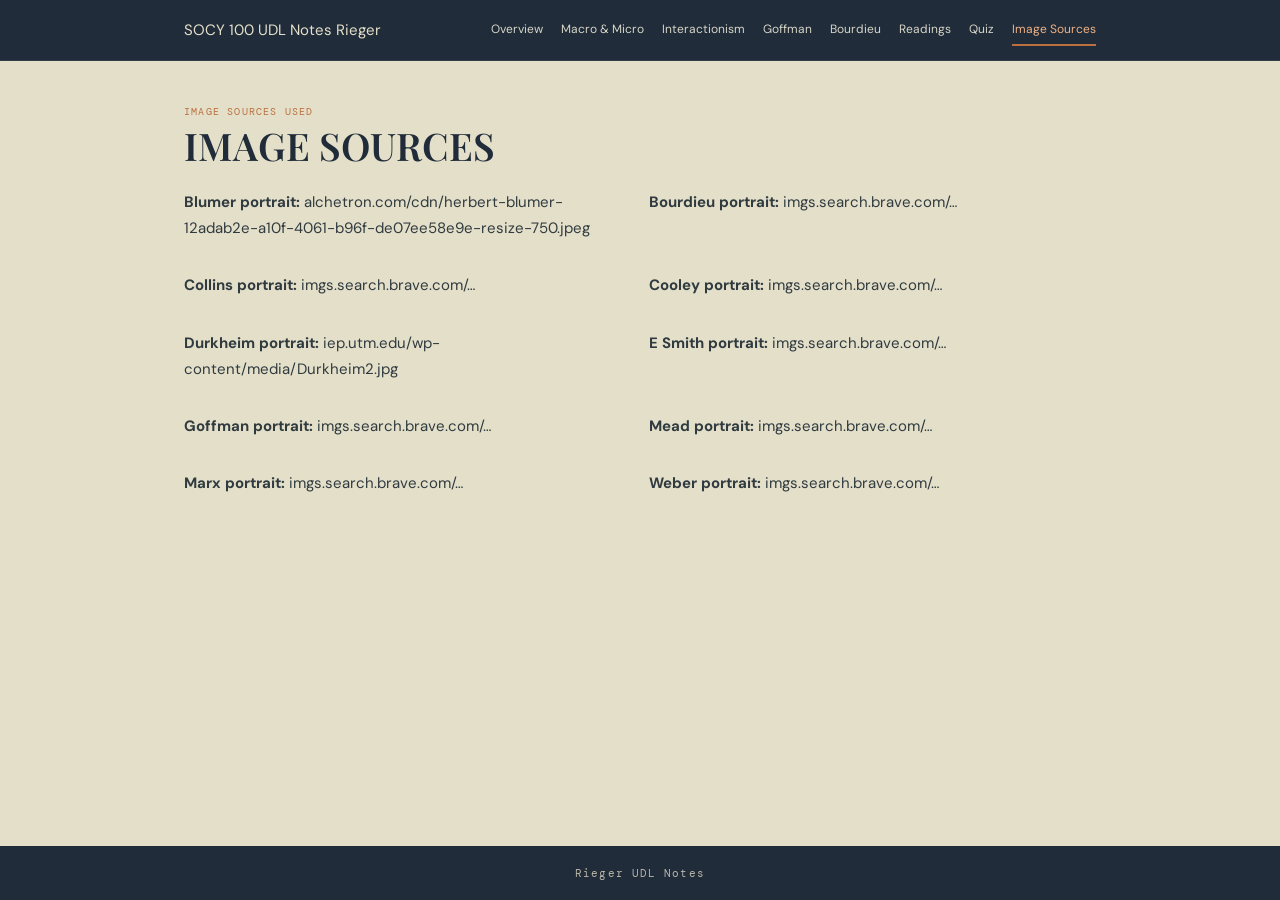
<file: sources.html>
<!doctype html>
<html lang="en">
  <head>
    <meta charset="utf-8">
    <meta name="viewport" content="width=device-width, initial-scale=1">
    <title>Macro &amp; Micro — SOCY100</title>
    <link rel="stylesheet" href="style.css">
    <link href="https://fonts.googleapis.com/css2?family=DM+Mono:wght@400;500&family=DM+Sans:wght@400;500;600&family=Playfair+Display:ital,wght@0,600;1,600&display=swap" rel="stylesheet">
  </head>
  <body>
    <nav>
      <div class="container">
        <a href="index.html">SOCY 100 UDL Notes Rieger</a>
        <div class="nav-links">
          <a href="index.html">Overview</a>
          <a href="macro.html" >Macro &amp; Micro</a>
          <a href="symbolic.html">Interactionism</a>
          <a href="goffman.html">Goffman</a>
          <a href="bourdieu.html">Bourdieu</a>
          <a href="readings.html">Readings</a>
          <a href="quiz.html">Quiz</a>
          <a href="sources.html" class="active">Image Sources</a>
        </div>
      </div>
    </nav>
    <main class="container">
      <section>
        <div class="sec-n   ">IMAGE SOURCES USED</div>
        <h1 class="page-title">IMAGE SOURCES</h1>
        <div class="row">
          <p><strong>Blumer portrait:</strong> <a href="https://alchetron.com/cdn/herbert-blumer-12adab2e-a10f-4061-b96f-de07ee58e9e-resize-750.jpeg">alchetron.com/cdn/herbert-blumer-12adab2e-a10f-4061-b96f-de07ee58e9e-resize-750.jpeg</a></p>
          <p><strong>Bourdieu portrait:</strong> <a href="https://imgs.search.brave.com/MpmD3J1PgbaXdVjAiEkHGDHzkm7xirNuEFoEPLiRWYQ/rs:fit:860:0:0:0/g:ce/aHR0cHM6Ly9tZWRp/YS5nZXR0eWltYWdl/cy5jb20vaWQvMTMw/MDA5NzAyNS9mci9w/aG90by9wb3J0cmFp/dC1kdS1waGlsb3Nv/cGhlLXBpZXJyZS1i/b3VyZGlldS5qcGc_/cz02MTJ4NjEyJnc9/MCZrPTIwJmM9bTdn/T3RLSmlhT2xuWDhr/eFJMMzZEbVhHUVZi/WXFFTDQyQlQzdFky/T1p5ST0">imgs.search.brave.com/…</a></p>
          <p><strong>Collins portrait:</strong> <a href="https://imgs.search.brave.com/czwzyL3cd70SqPm0zmoYFiIDCUMz9nlU4v26_Cgmq3U/rs:fit:860:0:0:0/g:ce/aHR0cHM6Ly9hbGNo/ZXRyb24uY29tL2Nk/bi9wYXRyaWNpYS1o/aWxsLWNvbGxpbnMt/MTJmZjE5ZTItNjMy/OC00ZDNjLTgxMjQt/NTAyN2RlMDVlMDUt/cmVzaXplLTc1MC5q/cGVn">imgs.search.brave.com/…</a></p>
          <p><strong>Cooley portrait:</strong> <a href="https://imgs.search.brave.com/0D8hL76B8VlxSvDJDqXIXMPr0UFfHS1AFR2-hkMWhSM/rs:fit:860:0:0:0/g:ce/aHR0cHM6Ly9lYXN5/c29jaW9sb2d5LmNv/bS93cC1jb250ZW50/L3VwbG9hZHMvMjAy/NC8wNi9DaGFybGVz/X0Nvb2xleS53ZWJw">imgs.search.brave.com/…</a></p>
          <p><strong>Durkheim portrait:</strong> <a href="https://iep.utm.edu/wp-content/media/Durkheim2.jpg">iep.utm.edu/wp-content/media/Durkheim2.jpg</a></p>
          <p><strong>E Smith portrait:</strong> <a href="https://imgs.search.brave.com/CfK9DQyfnzqshwqlZ3wjRXgG-X5raXwSusSWj4iFDb4/rs:fit:860:0:0:0/g:ce/aHR0cHM6Ly9hbGNo/ZXRyb24uY29tL2Nk/bi9kb3JvdGh5LWUt/c21pdGgtYzY3ZWNj/MzItOTUxYS00NGZm/LTgyOTUtY2YyOTNm/ODc1NzItcmVzaXpl/LTc1MC5naWY.gif">imgs.search.brave.com/…</a></p>
          <p><strong>Goffman portrait:</strong> <a href="https://imgs.search.brave.com/jXFPkkR1z89NGjFFJ-DVMAMJTyT8NgOpusaAeZfsZrg/rs:fit:860:0:0:0/g:ce/aHR0cHM6Ly93d3cu/dGhvdWdodGNvLmNv/bS90aG1iL2pEU0ZH/cHNIaHozZUJJUU5y/TXBibHEzOGRtVT0v/MTUwMHgwL2ZpbHRl/cnM6bm9fdXBzY2Fs/ZSgpOm1heF9ieXRl/cygxNTAwMDApOnN0/cmlwX2ljYygpOmZv/Y2FsKDQ3OXgwOjQ4/MXgyKS9FcnZpbmdf/R29mZm1hbi01OGI4/OGQ4MTVmOWI1OGFm/NWMyZGE5NDAtNWMz/ZTU5MTI0NmUwZmIw/MDAxODZlZDVmLmpw/Zw">imgs.search.brave.com/…</a></p>
          <p><strong>Mead portrait:</strong> <a href="https://imgs.search.brave.com/MYEyvOY5u7n-11WZco1DDwo7pV7cUaFkrh34vPd2WZ0/rs:fit:860:0:0:0/g:ce/aHR0cHM6Ly9zb2Np/b2xvZ2ljYW1lbnRl/Lml0L3dwLWNvbnRl/bnQvdXBsb2Fkcy8y/MDE3LzEyLzRiZWFl/ZDZmZTNjNjE5ZWI4/YjMyMDIyYjc5MzM3/OWFiLW1lYWQtYmlv/Z3JhcGhpZXMuanBn">imgs.search.brave.com/…</a></p>
          <p><strong>Marx portrait:</strong> <a href="https://imgs.search.brave.com/40ffScFfTN8NSFlndLO1OqDQjoEmqgvq9S-UVG7KziY/rs:fit:860:0:0:0/g:ce/aHR0cHM6Ly90aHVt/Yi53aWtpbWVkaWEu/b3JnL3dpa2lwZWRp/YS9jb21tb25zL3Ro/dW1iL2YvZmMvS2Fy/bF9NYXJ4LmpwZy85/NjBweC1LYXJsX01h/cnguanBnP3V0bV9z/b3VyY2U9Y29tbW9u/cy53aWtpbWVkaWEu/b3JnJnV0bV9jYW1w/YWlnbj1pbmRleCZ1/dG1fY29udGVudD10/aHVtYm5haWwmXz0y/MDE0MDkwNTA0MzQ0/MA">imgs.search.brave.com/…</a></p>
          <p><strong>Weber portrait:</strong> <a href="https://imgs.search.brave.com/9MSHdzf5gzz2Co3Zh2M6JeIP3PWzuof7wBqc-sZmoqY/rs:fit:860:0:0:0/g:ce/aHR0cHM6Ly9oaXBz/LmhlYXJzdGFwcHMu/Y29tL2htZy1wcm9k/L2ltYWdlcy9tYXgt/d2ViZXItOTUyNjA2/Ni0xLTQwMi5qcGc_/Y3JvcD0xeHc6MS4w/eGg7Y2VudGVyLHRv/cCZyZXNpemU9NjQw/Oio">imgs.search.brave.com/…</a></p>
        </div>
      </section>
    </main>
    <footer>Rieger UDL Notes</footer>
    <script src="script.js"></script>
  </body>
</html>
</file>
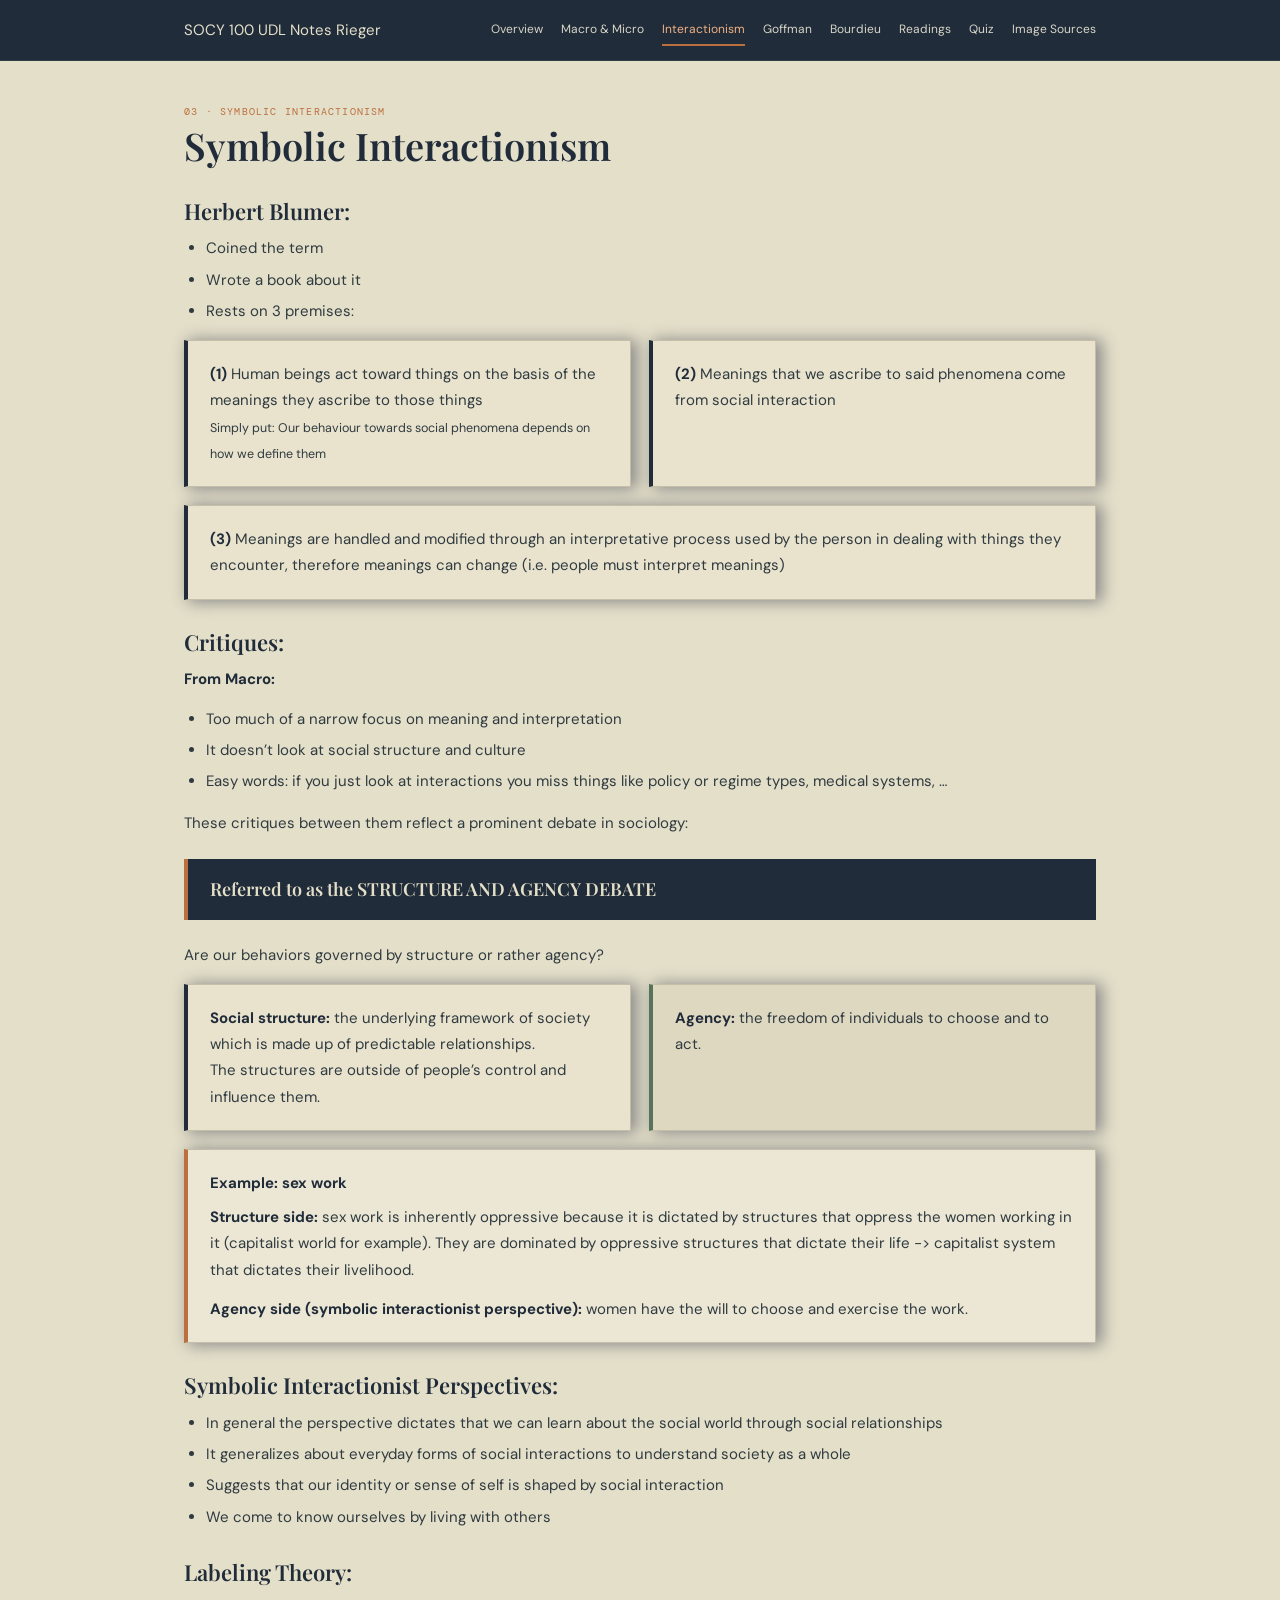
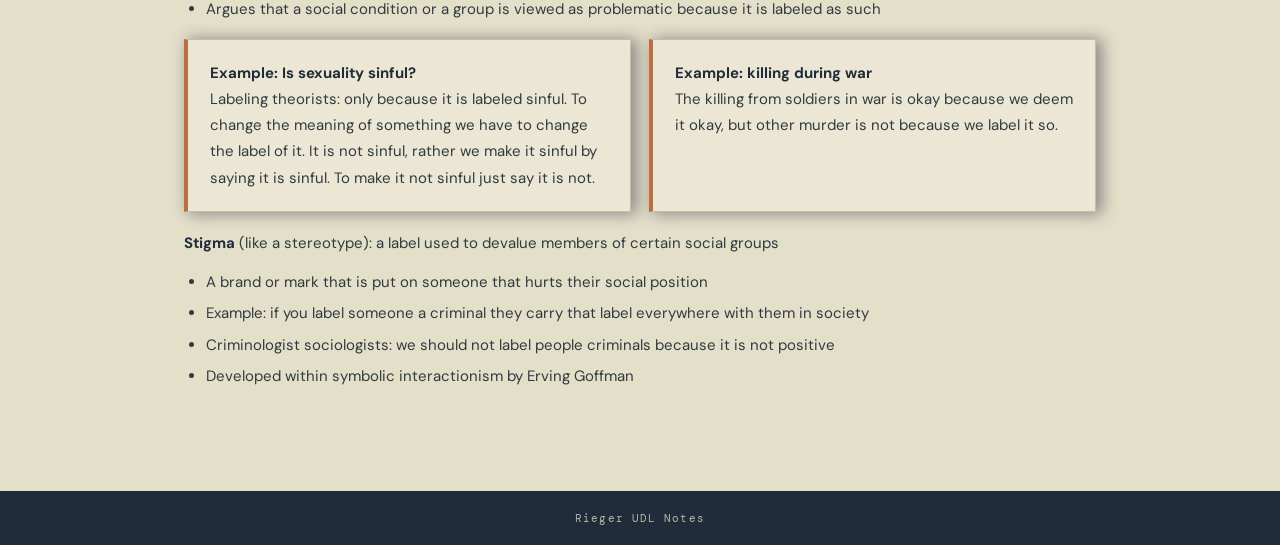
<file: symbolic.html>
<!doctype html>
<html lang="en">
<head>
  <meta charset="utf-8">
  <meta name="viewport" content="width=device-width, initial-scale=1">
  <title>Symbolic Interactionism — SOCY100</title>
  <link rel="stylesheet" href="style.css">
  <link href="https://fonts.googleapis.com/css2?family=DM+Mono:wght@400;500&family=DM+Sans:wght@400;500;600&family=Playfair+Display:ital,wght@0,600;1,600&display=swap" rel="stylesheet">
</head>
<body>
  <nav>
    <div class="container">
    <a href="index.html">SOCY 100 UDL Notes Rieger</a>
      <div class="nav-links">
        <a href="index.html">Overview</a>
        <a href="macro.html">Macro & Micro</a>
        <a href="symbolic.html" class="active">Interactionism</a>
        <a href="goffman.html">Goffman</a>
        <a href="bourdieu.html">Bourdieu</a>
        <a href="readings.html">Readings</a>
        <a href="quiz.html">Quiz</a>
                <a href="sources.html">Image Sources</a>

      </div>
    </div>
  </nav>

  <main class="container">
    <section>
      <div class="sec-n">03 · SYMBOLIC INTERACTIONISM</div>
      <h1 class="page-title">Symbolic Interactionism</h1>
      <h3>Herbert Blumer:</h3>
      <ul>
        <li>Coined the term</li>
        <li>Wrote a book about it</li>
        <li>Rests on 3 premises:</li>
      </ul>

      <div class="row">
        <div class="card bc"><b>(1)</b> Human beings act toward things on the basis of the meanings they ascribe to those things<br><small>Simply put: Our behaviour towards social phenomena depends on how we define them</small></div>
        <div class="card bc"><b>(2)</b> Meanings that we ascribe to said phenomena come from social interaction</div>
        <div class="card bc" style="grid-column: 1 / -1"><b>(3)</b> Meanings are handled and modified through an interpretative process used by the person in dealing with things they encounter, therefore meanings can change (i.e. people must interpret meanings)</div>
      </div>

      <h3>Critiques:</h3>
      <p><b>From Macro:</b></p>
      <ul>
        <li>Too much of a narrow focus on meaning and interpretation</li>
        <li>It doesn’t look at social structure and culture</li>
        <li>Easy words: if you just look at interactions you miss things like policy or regime types, medical systems, …</li>
      </ul>
      <p>These critiques between them reflect a prominent debate in sociology:</p>
      <div class="quote">Referred to as the STRUCTURE AND AGENCY DEBATE</div>
      <p>Are our behaviors governed by structure or rather agency?</p>

      <div class="row">
        <div class="card bc"><b>Social structure:</b> the underlying framework of society which is made up of predictable relationships.<br>The structures are outside of people’s control and influence them.</div>
        <div class="card cc"><b>Agency:</b> the freedom of individuals to choose and to act.</div>
      </div>

      <div class="card ac" style="margin-top:18px">
        <b>Example: sex work</b>
        <p style="margin-top:8px"><b>Structure side:</b> sex work is inherently oppressive because it is dictated by structures that oppress the women working in it (capitalist world for example). They are dominated by oppressive structures that dictate their life -> capitalist system that dictates their livelihood.</p>
        <p style="margin-bottom:0"><b>Agency side (symbolic interactionist perspective):</b> women have the will to choose and exercise the work.</p>
      </div>

      <h3>Symbolic Interactionist Perspectives:</h3>
      <ul>
        <li>In general the perspective dictates that we can learn about the social world through social relationships</li>
        <li>It generalizes about everyday forms of social interactions to understand society as a whole</li>
        <li>Suggests that our identity or sense of self is shaped by social interaction</li>
        <li>We come to know ourselves by living with others</li>
      </ul>

      <h3>Labeling Theory:</h3>
      <ul>
        <li>Argues that a social condition or a group is viewed as problematic because it is labeled as such</li>
      </ul>
      <div class="row">
        <div class="card ac"><b>Example: Is sexuality sinful?</b><br>Labeling theorists: only because it is labeled sinful. To change the meaning of something we have to change the label of it. It is not sinful, rather we make it sinful by saying it is sinful. To make it not sinful just say it is not.</div>
        <div class="card ac"><b>Example: killing during war</b><br>The killing from soldiers in war is okay because we deem it okay, but other murder is not because we label it so.</div>
      </div>

      <p style="margin-top:18px"><b>Stigma</b> (like a stereotype): a label used to devalue members of certain social groups</p>
      <ul>
        <li>A brand or mark that is put on someone that hurts their social position</li>
        <li>Example: if you label someone a criminal they carry that label everywhere with them in society</li>
        <li>Criminologist sociologists: we should not label people criminals because it is not positive</li>
        <li>Developed within symbolic interactionism by Erving Goffman</li>
      </ul>
    </section>

    
  </main>

  <footer>Rieger UDL Notes</footer>
  <script src="script.js"></script>
</body>
</html>
</file>
<file: style.css>
:root {
  --navy: #202C39;
  --navy2: #283845;
  --cream: #E4DFC9;
  --beige: #D8D3BC;
  --card: #ECE7D4;
  --rust: #BB6F3E;
  --white: #FFFFFF;
  --text: #303b40;
  --muted: #6e716b;
  --border: #c5bea8;
  --sans: "DM Sans", Arial, sans-serif;
  --serif: "Playfair Display", Georgia, serif;
  --mono: "DM Mono", monospace;
}

* {
  box-sizing: border-box;
}

html {
  scroll-behavior: smooth;
}

body {
  margin: 0;
  background: var(--cream);
  color: var(--text);
  font: 15px/1.75 var(--sans);
  min-height: 100vh;
  display: flex;
  flex-direction: column;
}

a {
  color: inherit;
  text-decoration: none;
}

.container {
  max-width: 960px;
  margin: 0 auto;
  padding: 0 24px;
}

/* Navigation */
nav {
  background: var(--navy);
  color: var(--cream);
  position: sticky;
  top: 0;
  z-index: 50;
  border-bottom: 1px solid rgba(255, 255, 255, 0.08);
}

nav .container {
  display: flex;
  align-items: center;
  justify-content: space-between;
  min-height: 60px;
  gap: 16px;
  flex-wrap: wrap;
}

nav b {
  font: 500 12px var(--mono);
  letter-spacing: 0.1em;
}

nav b i {
  font-style: normal;
  color: var(--rust);
  padding: 0 4px;
}

.nav-links {
  display: flex;
  gap: 18px;
  flex-wrap: wrap;
}

.nav-links a {
  font-size: 12px;
  color: #d7d5c8;
  padding: 4px 0;
  border-bottom: 2px solid transparent;
  transition: color 0.2s, border-color 0.2s;
}

.nav-links a:hover,
.nav-links a.active {
  color: #f0b185;
  border-bottom-color: var(--rust);
}

/* Hero Slideshow (index.html) */
.hero {
  position: relative;
  height: 360px;
  background: var(--navy2);
  overflow: hidden;
  border-bottom: 1px solid var(--border);
}

.slide {
  position: absolute;
  inset: 0;
  opacity: 0;
  transition: opacity 0.7s ease;
  background: linear-gradient(135deg, #202C39 0%, #374a5a 100%);
}

.slide[style*="--g:1"] {
  background: linear-gradient(135deg, #283845 0%, #5c4333 100%);
}

.slide[style*="--g:2"] {
  background: linear-gradient(135deg, #1b2530 0%, #463c35 100%);
}

.slide.on {
  opacity: 1;
}

.slide img {
  width: 100%;
  height: 100%;
  object-fit: cover;
  opacity: 0.35;
}

.ov {
  position: relative;
  z-index: 2;
  height: 100%;
  display: flex;
  align-items: center;
  color: var(--cream);
}

.kick {
  font: 10px var(--mono);
  letter-spacing: 0.14em;
  color: #e4a071;
  margin-bottom: 12px;
}

.hero h1 {
  font: 600 clamp(32px, 5vw, 52px)/1.12 var(--serif);
  margin: 0;
  max-width: 720px;
}

.hero h1 em {
  color: #e4a071;
  font-style: italic;
}

.dots {
  position: absolute;
  bottom: 18px;
  left: 50%;
  transform: translateX(-50%);
  display: flex;
  gap: 8px;
  z-index: 3;
}

.dots button {
  width: 9px;
  height: 9px;
  border-radius: 50%;
  border: 1px solid var(--cream);
  background: transparent;
  padding: 0;
  cursor: pointer;
}

.dots button.on {
  background: var(--rust);
  border-color: var(--rust);
}

/* Main Content */
main.container {
  flex: 1;
  padding-top: 44px;
  padding-bottom: 60px;
}

section {
  margin-bottom: 42px;
}

.sec-n {
  font: 10px var(--mono);
  letter-spacing: 0.12em;
  color: var(--rust);
  margin-bottom: 6px;
}

h1.page-title,
h2 {
  font: 600 clamp(28px, 4vw, 38px)/1.18 var(--serif);
  color: var(--navy);
  margin: 0 0 20px;
}

h3 {
  font: 600 22px/1.3 var(--serif);
  color: var(--navy);
  margin: 28px 0 10px;
}

p {
  margin: 0 0 13px;
}

ul {
  padding-left: 22px;
  margin: 8px 0 16px;
}

li {
  margin: 5px 0;
}

b {
  color: var(--navy);
}

mark {
  background: #e7bd9d;
  color: var(--navy);
  padding: 2px 6px;
}

/* Cards & Grid Layout */
.row {
  display: grid;
  grid-template-columns: repeat(2, 1fr);
  gap: 18px;
  margin: 16px 0;
}

.card {
  background: var(--card);
  border: 1px solid var(--border);
  padding: 20px 22px;
}

.card.ac {
  border-left: 4px solid var(--rust);
  box-shadow: 5px 1px 15px 1px #888888; /* Outer shadow */
}

.card.bc {
  background: #e9e3ce;
  border-left: 4px solid var(--navy);
  box-shadow: 5px 1px 15px 1px #888888; /* Outer shadow */

}

.card.cc {
  background: #ded8c1;
  border-left: 4px solid #57735c;
  box-shadow: 5px 1px 15px 1px #888888; /* Outer shadow */

}

.quote {
  background: var(--navy);
  color: var(--cream);
  font: 600 18px/1.4 var(--serif);
  padding: 18px 22px;
  margin: 22px 0;
  border-left: 4px solid var(--rust);
}

.yr {
  font: 10px var(--mono);
  letter-spacing: 0.08em;
  color: var(--rust);
  margin-bottom: 4px;
}

/* People Strip (index.html) */
.strip-wrap {
  position: relative;
  display: flex;
  align-items: center;
  gap: 8px;
}

.strip {
  display: flex;
  gap: 14px;
  overflow-x: auto;
  scroll-behavior: smooth;
  padding: 6px 2px 14px;
}

.person {
  min-width: 200px;
  max-width: 200px;
  background: var(--card);
  border: 1px solid var(--border);
  padding: 16px;
  display: flex;
  flex-direction: column;
}

.person img {
  width: 100%;
  height: 150px;
  object-fit: cover;
  margin-top: auto;
  border: 1px solid var(--border);
}

.av {
  width: 34px;
  height: 34px;
  border-radius: 50%;
  background: var(--navy);
  color: var(--cream);
  font: 11px var(--mono);
  display: grid;
  place-items: center;
  margin-bottom: 10px;
}

.person p {
  font-size: 13px;
  color: var(--muted);
  margin: 6px 0 12px;
}

.arr {
  background: var(--navy);
  color: var(--cream);
  border: 0;
  width: 32px;
  height: 32px;
  font-size: 18px;
  cursor: pointer;
  flex-shrink: 0;
}

.arr:hover {
  background: var(--rust);
}

/* Timeline Grid */
.tl {
  display: grid;
  grid-template-columns: repeat(2, 1fr);
  gap: 16px;
}

/* Macro/Micro Icon Placeholders */
.ph {
  background: var(--navy2);
  color: var(--cream);
  height: 110px;
  display: grid;
  place-items: center;
  font-size: 38px;
  border: 1px solid var(--border);
}

.ph.g {
  background: #475b52;
}

/* Bourdieu Interactive Capital Tabs */
.capital-layout {
  display: grid;
  grid-template-columns: 230px 1fr;
  gap: 16px;
  margin: 18px 0 28px;
}

.tabs {
  display: flex;
  flex-direction: column;
  gap: 8px;
}

.tabs button {
  background: var(--card);
  border: 1px solid var(--border);
  padding: 13px 16px;
  text-align: left;
  font: 600 14px var(--sans);
  color: var(--navy);
  cursor: pointer;
  transition: background 0.15s, border-color 0.15s;
}

.tabs button:hover {
  border-color: var(--rust);
}

.tabs button.on {
  background: var(--navy);
  color: var(--cream);
  border-color: var(--navy);
}

.pane {
  display: none;
}

.pane.on {
  display: block;
}

/* Quiz */
.progress {
  height: 6px;
  background: var(--beige);
  margin-bottom: 20px;
}

.progress-bar {
  height: 100%;
  width: 0%;
  background: var(--rust);
  transition: width 0.25s ease;
}

#a {
  display: grid;
  grid-template-columns: 1fr 1fr;
  gap: 10px;
  margin-top: 14px;
}

.opt {
  background: var(--cream);
  border: 1px solid var(--border);
  padding: 12px 14px;
  text-align: left;
  font: 14px var(--sans);
  color: var(--navy);
  cursor: pointer;
}

.opt:hover:not(:disabled) {
  border-color: var(--rust);
  background: #efe9d4;
}

.opt.ok {
  background: #d8e3d5;
  border-color: #57735c;
}

.opt.no {
  background: #eed8cf;
  border-color: #a45140;
}

.btn {
  background: var(--navy);
  color: var(--cream);
  border: 0;
  padding: 10px 18px;
  font: 600 13px var(--sans);
  cursor: pointer;
  margin-top: 14px;
}

.btn:hover {
  background: var(--rust);
}

.d-none {
  display: none !important;
}

/* Page Next/Prev Footer Bar */
.page-nav {
  display: flex;
  justify-content: space-between;
  border-top: 1px solid var(--border);
  padding-top: 22px;
  margin-top: 40px;
  font: 12px var(--mono);
}

.page-nav a {
  color: var(--navy);
  padding: 8px 14px;
  border: 1px solid var(--border);
  background: var(--card);
}

.page-nav a:hover {
  border-color: var(--rust);
  color: var(--rust);
}

footer {
  background: var(--navy);
  color: #b7b5a8;
  text-align: center;
  padding: 20px;
  font: 11px var(--mono);
  letter-spacing: 0.1em;
}

@media (max-width: 700px) {
  .row,
  .tl,
  .capital-layout,
  #a {
    grid-template-columns: 1fr;
  }
}
</file>
